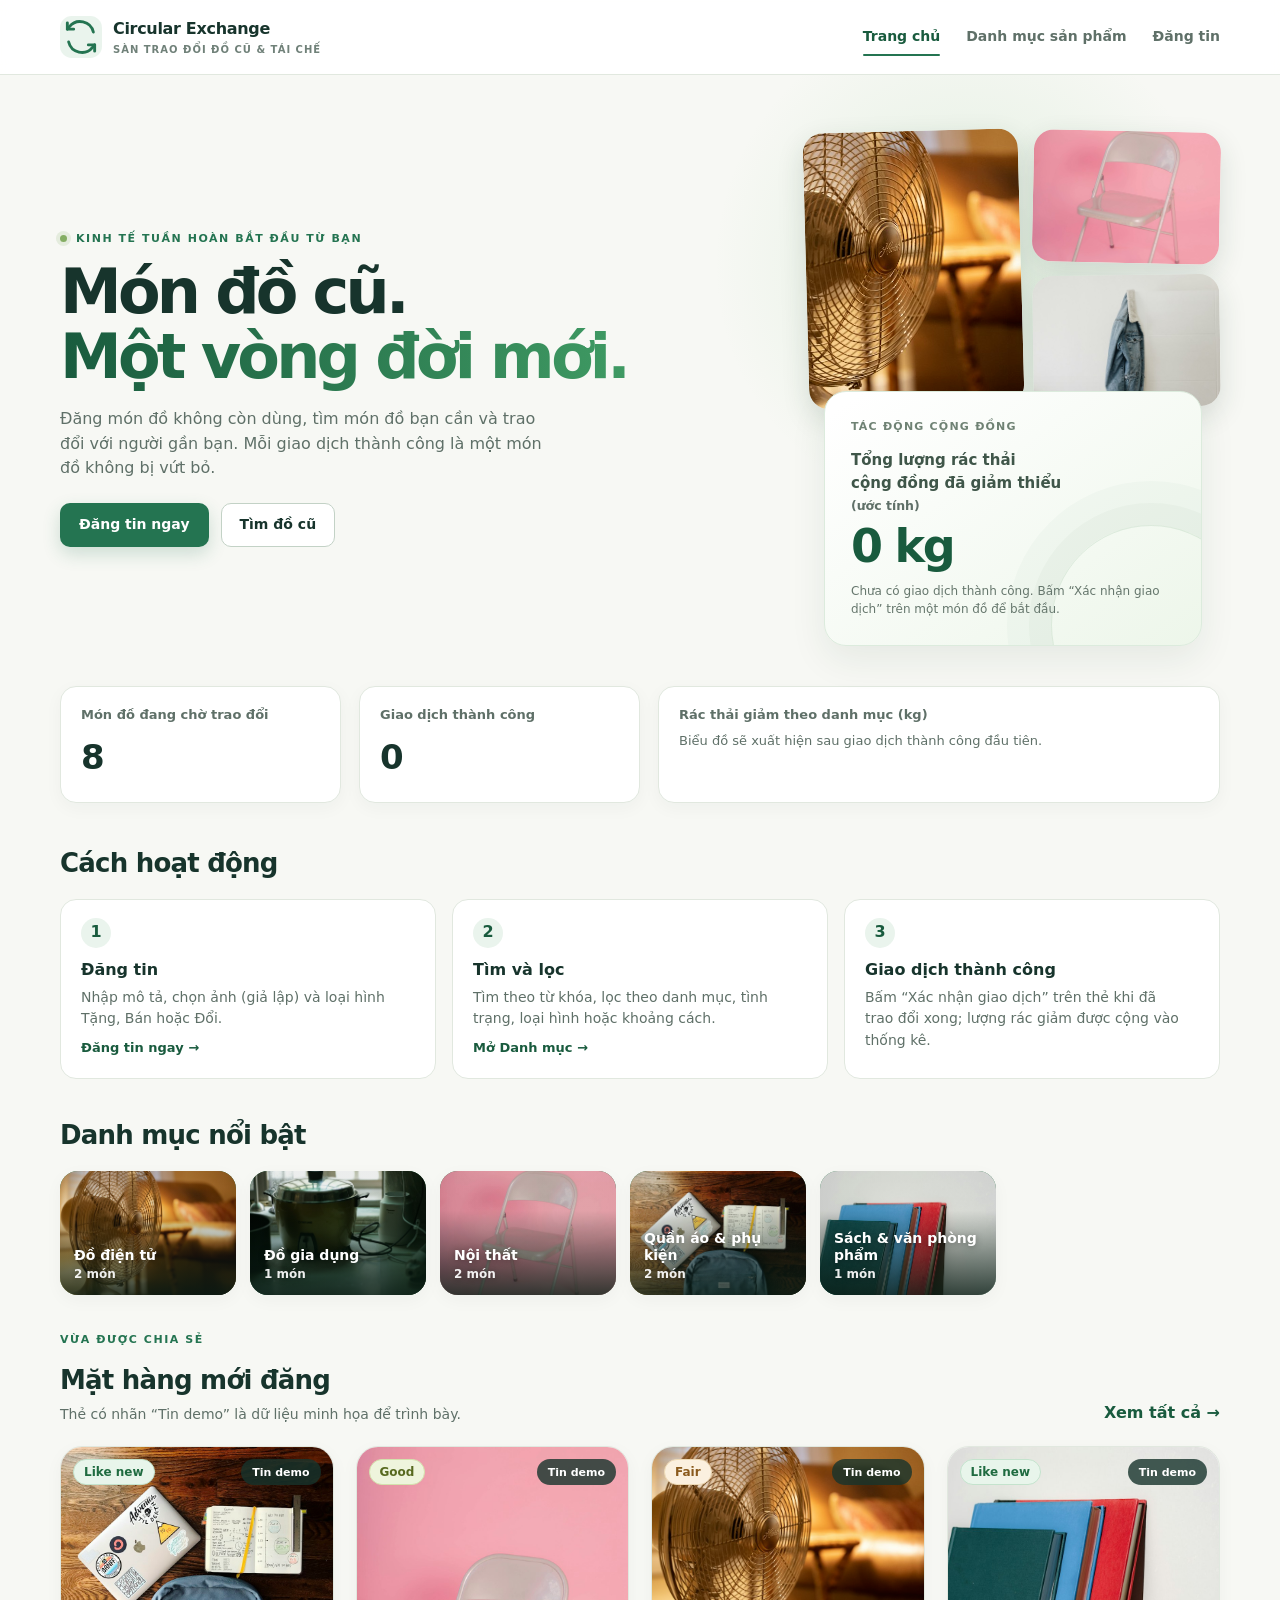
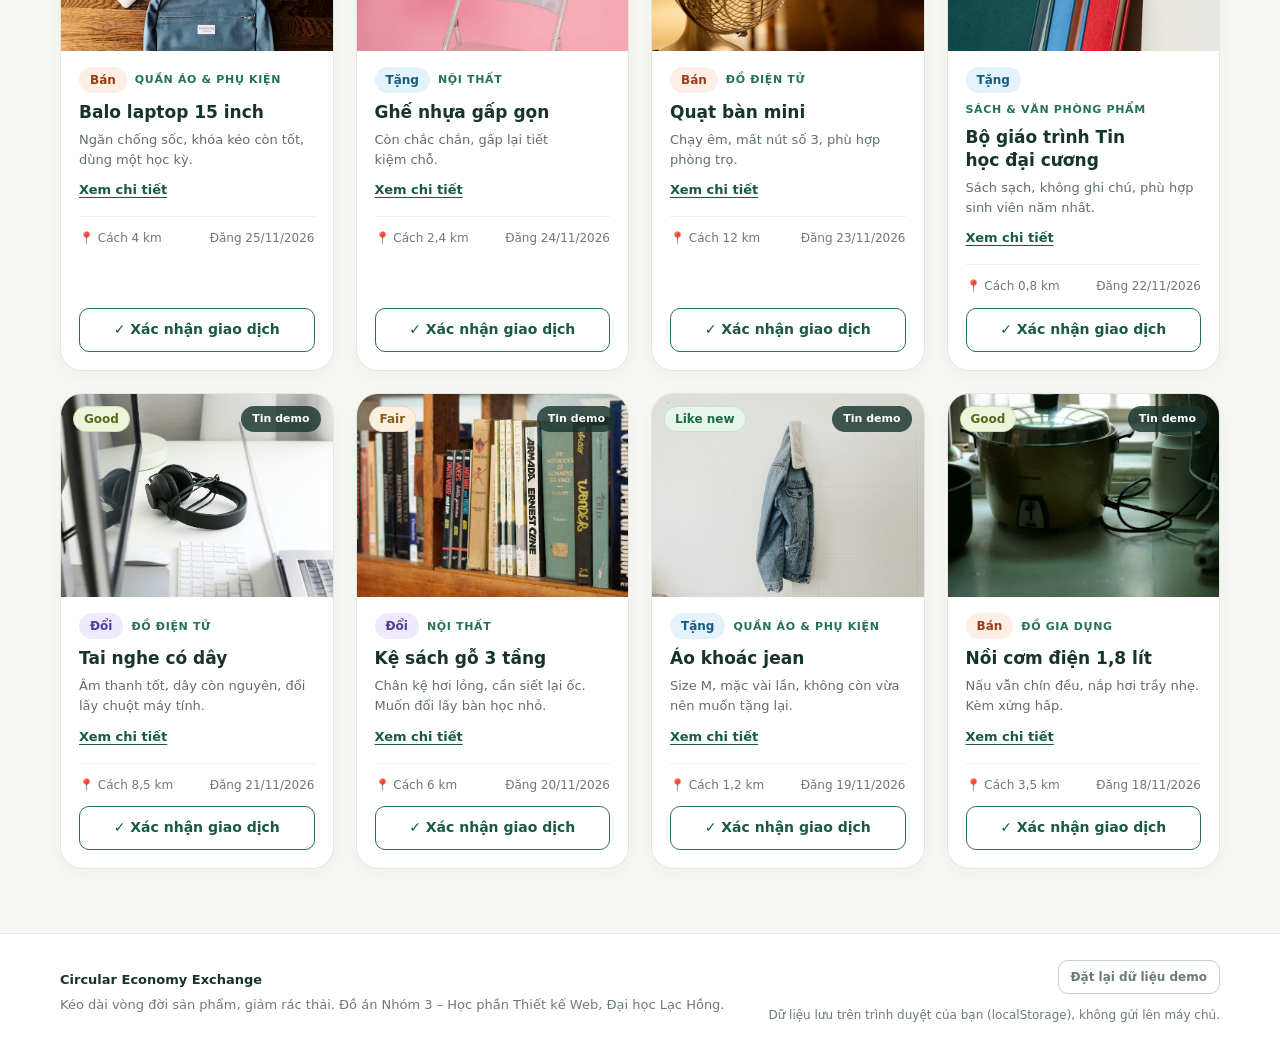
<file: index.html>
<!doctype html>
<html lang="vi">
<head>
  <meta charset="utf-8">
  <meta name="viewport" content="width=device-width, initial-scale=1">
  <meta name="description" content="Sàn trao đổi đồ cũ và tái chế: đăng, tìm và trao đổi đồ đã qua sử dụng để giảm rác thải.">
  <title>Trang chủ | Circular Economy Exchange</title>
  <link rel="icon" href="./assets/images/logo.svg" type="image/svg+xml">
  <link rel="stylesheet" href="./css/styles.css?v=20261127c">
  <link rel="stylesheet" href="./css/layout.css?v=20261127c">
  <link rel="stylesheet" href="./css/pages.css?v=20261127c">
  <script defer src="./js/data.js?v=20261127c"></script>
  <script defer src="./js/logic/filter.js?v=20261127c"></script>
  <script defer src="./js/logic/listing.js?v=20261127c"></script>
  <script defer src="./js/logic/waste.js?v=20261127c"></script>
  <script defer src="./js/logic/store.js?v=20261127c"></script>
  <script defer src="./js/ui/components.js?v=20261127c"></script>
  <script defer src="./js/ui/home.js?v=20261127c"></script>
</head>
<body>
  <a class="skip-link" href="#main-content">Chuyển đến nội dung chính</a>

  <header class="site-header">
    <div class="site-header__inner page-shell">
      <a class="brand" href="./index.html" aria-label="Circular Economy Exchange - về Trang chủ">
        <img class="brand__logo" src="./assets/images/logo.svg" alt="" width="42" height="42">
        <span class="brand__text">
          <strong>Circular Exchange</strong>
          <span>SÀN TRAO ĐỔI ĐỒ CŨ &amp; TÁI CHẾ</span>
        </span>
      </a>
      <nav class="site-nav" aria-label="Điều hướng chính">
        <a class="site-nav__link site-nav__link--active" href="./index.html" aria-current="page">Trang chủ</a>
        <a class="site-nav__link" href="./category.html">Danh mục sản phẩm</a>
        <a class="site-nav__link" href="./post.html">Đăng tin</a>
      </nav>
    </div>
  </header>

  <main id="main-content" class="page-shell">
    <section class="hero" aria-labelledby="hero-title">
      <div class="hero__copy">
        <p class="eyebrow"><span class="eyebrow__dot" aria-hidden="true"></span> KINH TẾ TUẦN HOÀN BẮT ĐẦU TỪ BẠN</p>
        <h1 id="hero-title">Món đồ cũ.<br><span>Một vòng đời mới.</span></h1>
        <p class="hero__description">
          Đăng món đồ không còn dùng, tìm món đồ bạn cần và trao đổi với người gần bạn.
          Mỗi giao dịch thành công là một món đồ không bị vứt bỏ.
        </p>
        <div class="hero__actions">
          <a class="btn btn--primary" href="./post.html">Đăng tin ngay</a>
          <a class="btn btn--ghost" href="./category.html">Tìm đồ cũ</a>
        </div>
      </div>

      <div class="hero__visual">
        <div class="hero__gallery" aria-hidden="true">
          <img class="hero__photo hero__photo--a" src="./assets/images/products/demo_6-quat-ban.jpg" alt="" width="800" height="533" decoding="async">
          <img class="hero__photo hero__photo--b" src="./assets/images/products/demo_7-ghe-gap.jpg" alt="" width="800" height="533" decoding="async">
          <img class="hero__photo hero__photo--c" src="./assets/images/products/demo_2-ao-khoac-jean.jpg" alt="" width="800" height="533" decoding="async">
        </div>
        <aside class="impact-card" aria-labelledby="impact-title">
          <p class="impact-card__tag">TÁC ĐỘNG CỘNG ĐỒNG</p>
          <h2 id="impact-title" class="impact-card__label">Tổng lượng rác thải cộng đồng đã giảm thiểu <small>(ước tính)</small></h2>
          <p class="impact-card__value" id="stat-waste" aria-live="polite">0 kg</p>
          <p class="impact-card__note" id="stat-waste-note"></p>
        </aside>
      </div>
    </section>

    <section class="stats" aria-labelledby="stats-title">
      <h2 id="stats-title" class="visually-hidden">Thống kê nhanh</h2>
      <article class="stat-card">
        <p class="stat-card__label">Món đồ đang chờ trao đổi</p>
        <p class="stat-card__value" id="stat-available" aria-live="polite">0</p>
      </article>
      <article class="stat-card">
        <p class="stat-card__label">Giao dịch thành công</p>
        <p class="stat-card__value" id="stat-transactions" aria-live="polite">0</p>
      </article>
      <article class="stat-card stat-card--wide">
        <h3 class="stat-card__label">Rác thải giảm theo danh mục (kg)</h3>
        <ul class="breakdown" id="waste-breakdown"></ul>
      </article>
    </section>

    <section class="how-it-works" aria-labelledby="how-title">
      <h2 id="how-title" class="section-title">Cách hoạt động</h2>
      <ol class="how-it-works__steps">
        <li class="how-step">
          <span class="how-step__number" aria-hidden="true">1</span>
          <h3>Đăng tin</h3>
          <p>Nhập mô tả, chọn ảnh (giả lập) và loại hình Tặng, Bán hoặc Đổi.</p>
          <a href="./post.html">Đăng tin ngay →</a>
        </li>
        <li class="how-step">
          <span class="how-step__number" aria-hidden="true">2</span>
          <h3>Tìm và lọc</h3>
          <p>Tìm theo từ khóa, lọc theo danh mục, tình trạng, loại hình hoặc khoảng cách.</p>
          <a href="./category.html">Mở Danh mục →</a>
        </li>
        <li class="how-step">
          <span class="how-step__number" aria-hidden="true">3</span>
          <h3>Giao dịch thành công</h3>
          <p>Bấm “Xác nhận giao dịch” trên thẻ khi đã trao đổi xong; lượng rác giảm được cộng vào thống kê.</p>
        </li>
      </ol>
    </section>

    <section class="quick-categories" aria-labelledby="cat-title">
      <h2 id="cat-title" class="section-title">Danh mục nổi bật</h2>
      <ul class="chip-list" id="category-links"></ul>
    </section>

    <section id="new-items" class="products-section" aria-labelledby="products-title">
      <div class="section-heading">
        <div>
          <p class="eyebrow">VỪA ĐƯỢC CHIA SẺ</p>
          <h2 id="products-title" class="section-title">Mặt hàng mới đăng</h2>
          <p class="section-heading__description">Thẻ có nhãn “Tin demo” là dữ liệu minh họa để trình bày.</p>
        </div>
        <a class="section-heading__link" href="./category.html">Xem tất cả →</a>
      </div>
      <div id="latest-products" class="product-grid" role="list" aria-label="Các mặt hàng mới đăng" aria-live="polite"></div>
    </section>
  </main>

  <footer class="site-footer">
    <div class="page-shell site-footer__inner">
      <div>
        <strong>Circular Economy Exchange</strong>
        <p>Kéo dài vòng đời sản phẩm, giảm rác thải. Đồ án Nhóm 3 – Học phần Thiết kế Web, Đại học Lạc Hồng.</p>
      </div>
      <div class="site-footer__side">
        <button type="button" id="reset-demo" class="btn btn--small">Đặt lại dữ liệu demo</button>
        <p class="site-footer__note">Dữ liệu lưu trên trình duyệt của bạn (localStorage), không gửi lên máy chủ.</p>
      </div>
    </div>
  </footer>
</body>
</html>
</file>
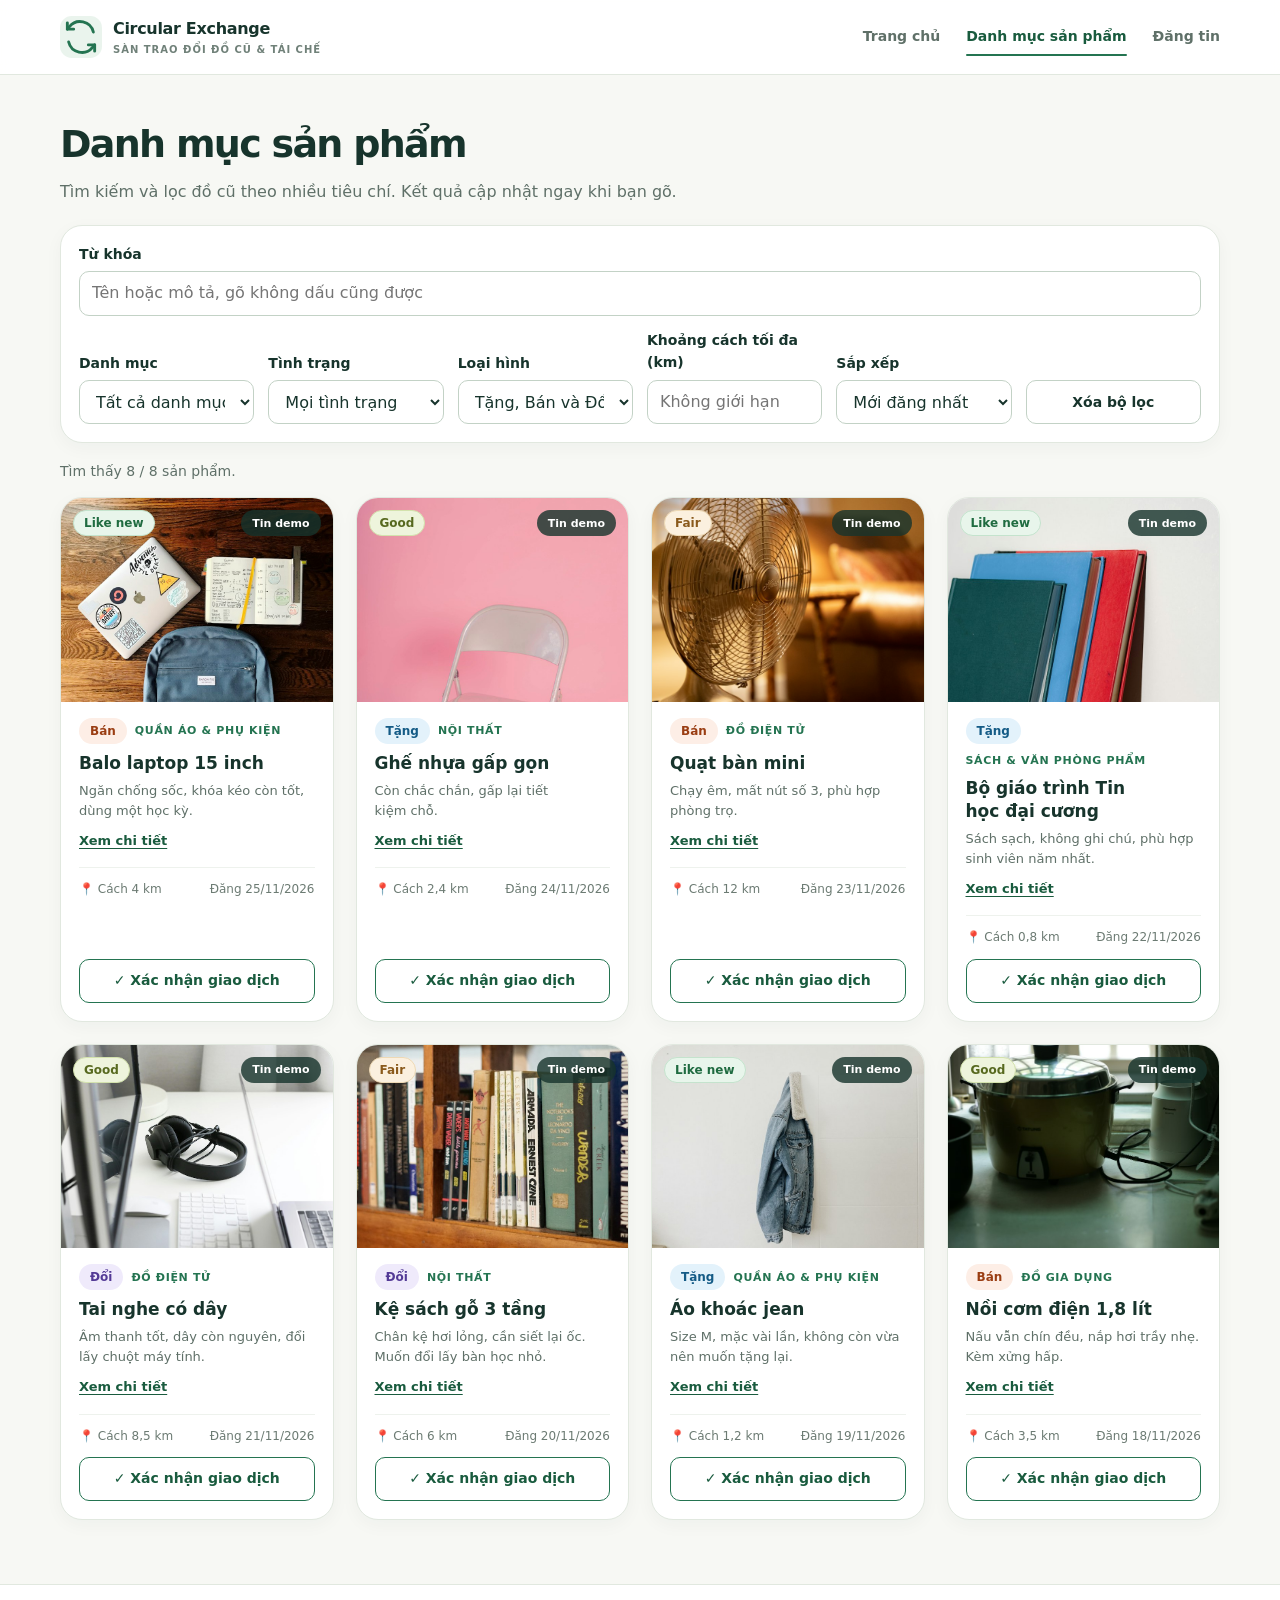
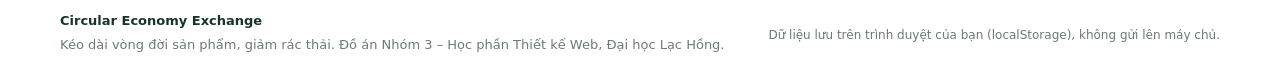
<file: category.html>
<!doctype html>
<html lang="vi">
<head>
  <meta charset="utf-8">
  <meta name="viewport" content="width=device-width, initial-scale=1">
  <meta name="description" content="Tìm kiếm và lọc đồ cũ theo danh mục, tình trạng, loại hình trao đổi và khoảng cách.">
  <title>Danh mục sản phẩm | Circular Economy Exchange</title>
  <link rel="icon" href="./assets/images/logo.svg" type="image/svg+xml">
  <link rel="stylesheet" href="./css/styles.css?v=20261127c">
  <link rel="stylesheet" href="./css/layout.css?v=20261127c">
  <link rel="stylesheet" href="./css/pages.css?v=20261127c">
  <script defer src="./js/data.js?v=20261127c"></script>
  <script defer src="./js/logic/filter.js?v=20261127c"></script>
  <script defer src="./js/logic/listing.js?v=20261127c"></script>
  <script defer src="./js/logic/waste.js?v=20261127c"></script>
  <script defer src="./js/logic/store.js?v=20261127c"></script>
  <script defer src="./js/ui/components.js?v=20261127c"></script>
  <script defer src="./js/ui/category.js?v=20261127c"></script>
</head>
<body>
  <a class="skip-link" href="#main-content">Chuyển đến nội dung chính</a>

  <header class="site-header">
    <div class="site-header__inner page-shell">
      <a class="brand" href="./index.html" aria-label="Circular Economy Exchange - về Trang chủ">
        <img class="brand__logo" src="./assets/images/logo.svg" alt="" width="42" height="42">
        <span class="brand__text">
          <strong>Circular Exchange</strong>
          <span>SÀN TRAO ĐỔI ĐỒ CŨ &amp; TÁI CHẾ</span>
        </span>
      </a>
      <nav class="site-nav" aria-label="Điều hướng chính">
        <a class="site-nav__link" href="./index.html">Trang chủ</a>
        <a class="site-nav__link site-nav__link--active" href="./category.html" aria-current="page">Danh mục sản phẩm</a>
        <a class="site-nav__link" href="./post.html">Đăng tin</a>
      </nav>
    </div>
  </header>

  <main id="main-content" class="page-shell">
    <section class="page-heading" aria-labelledby="page-title">
      <h1 id="page-title" class="page-title">Danh mục sản phẩm</h1>
      <p class="page-intro">Tìm kiếm và lọc đồ cũ theo nhiều tiêu chí. Kết quả cập nhật ngay khi bạn gõ.</p>
    </section>

    <section aria-label="Tìm kiếm và bộ lọc">
      <form id="filter-form" class="filters" role="search">
        <label class="field filters__search">
          <span class="field__label">Từ khóa</span>
          <input type="search" id="search-input" placeholder="Tên hoặc mô tả, gõ không dấu cũng được" autocomplete="off">
        </label>
        <label class="field">
          <span class="field__label">Danh mục</span>
          <select id="category-select"><option value="">Tất cả danh mục</option></select>
        </label>
        <label class="field">
          <span class="field__label">Tình trạng</span>
          <select id="condition-select"><option value="">Mọi tình trạng</option></select>
        </label>
        <label class="field">
          <span class="field__label">Loại hình</span>
          <select id="exchange-select"><option value="">Tặng, Bán và Đổi</option></select>
        </label>
        <label class="field">
          <span class="field__label" id="distance-label">Khoảng cách tối đa</span>
          <input type="number" id="distance-input" min="0" step="any" inputmode="decimal" placeholder="Không giới hạn">
        </label>
        <label class="field">
          <span class="field__label">Sắp xếp</span>
          <select id="sort-select">
            <option value="newest">Mới đăng nhất</option>
            <option value="nearest">Gần tôi nhất</option>
          </select>
        </label>
        <div class="filters__actions">
          <button type="reset" class="btn btn--ghost">Xóa bộ lọc</button>
        </div>
      </form>
    </section>

    <section class="products-section" aria-labelledby="result-title">
      <h2 id="result-title" class="visually-hidden">Kết quả</h2>
      <p id="result-status" class="result-status" role="status" aria-live="polite"></p>
      <div id="product-grid" class="product-grid" role="list" aria-label="Kết quả tìm kiếm"></div>
    </section>
  </main>

  <footer class="site-footer">
    <div class="page-shell site-footer__inner">
      <div>
        <strong>Circular Economy Exchange</strong>
        <p>Kéo dài vòng đời sản phẩm, giảm rác thải. Đồ án Nhóm 3 – Học phần Thiết kế Web, Đại học Lạc Hồng.</p>
      </div>
      <div class="site-footer__side">
        <p class="site-footer__note">Dữ liệu lưu trên trình duyệt của bạn (localStorage), không gửi lên máy chủ.</p>
      </div>
    </div>
  </footer>
</body>
</html>
</file>
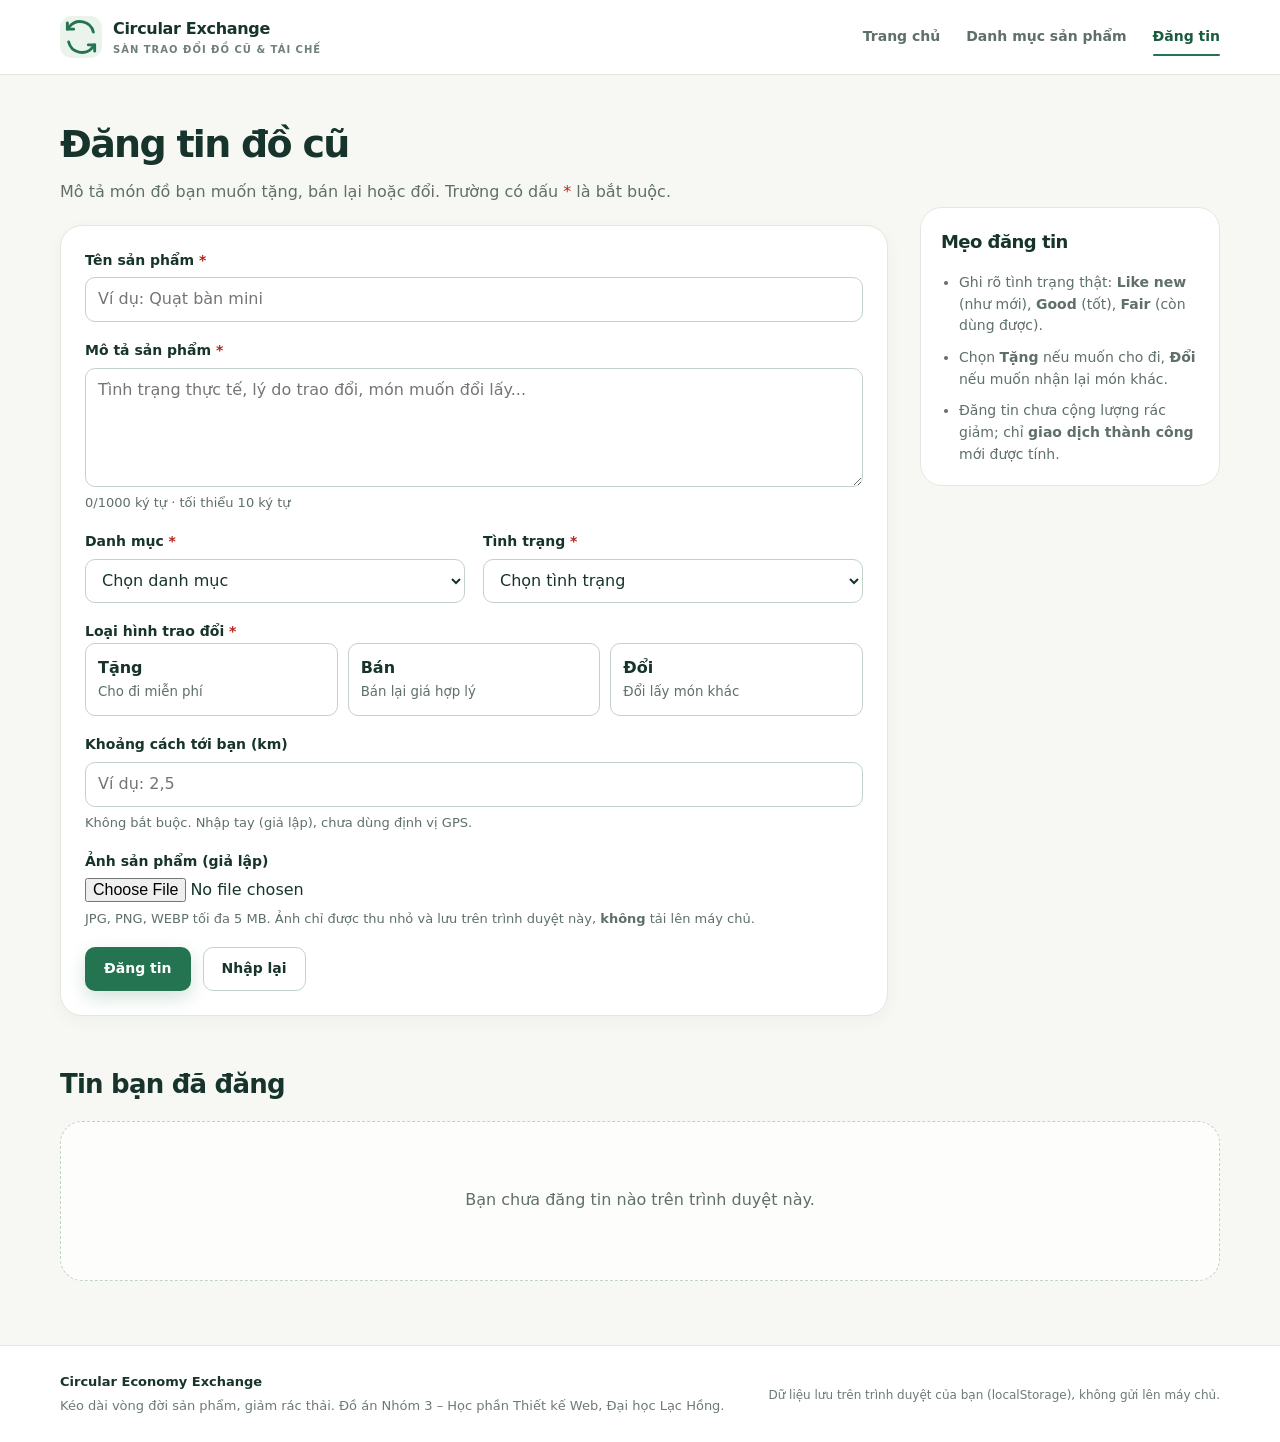
<file: post.html>
<!doctype html>
<html lang="vi">
<head>
  <meta charset="utf-8">
  <meta name="viewport" content="width=device-width, initial-scale=1">
  <meta name="description" content="Đăng tin đồ cũ muốn tặng, bán hoặc đổi.">
  <title>Đăng tin | Circular Economy Exchange</title>
  <link rel="icon" href="./assets/images/logo.svg" type="image/svg+xml">
  <link rel="stylesheet" href="./css/styles.css?v=20261127c">
  <link rel="stylesheet" href="./css/layout.css?v=20261127c">
  <link rel="stylesheet" href="./css/pages.css?v=20261127c">
  <script defer src="./js/data.js?v=20261127c"></script>
  <script defer src="./js/logic/filter.js?v=20261127c"></script>
  <script defer src="./js/logic/listing.js?v=20261127c"></script>
  <script defer src="./js/logic/waste.js?v=20261127c"></script>
  <script defer src="./js/logic/store.js?v=20261127c"></script>
  <script defer src="./js/ui/components.js?v=20261127c"></script>
  <script defer src="./js/ui/post.js?v=20261127c"></script>
</head>
<body>
  <a class="skip-link" href="#main-content">Chuyển đến nội dung chính</a>

  <header class="site-header">
    <div class="site-header__inner page-shell">
      <a class="brand" href="./index.html" aria-label="Circular Economy Exchange - về Trang chủ">
        <img class="brand__logo" src="./assets/images/logo.svg" alt="" width="42" height="42">
        <span class="brand__text">
          <strong>Circular Exchange</strong>
          <span>SÀN TRAO ĐỔI ĐỒ CŨ &amp; TÁI CHẾ</span>
        </span>
      </a>
      <nav class="site-nav" aria-label="Điều hướng chính">
        <a class="site-nav__link" href="./index.html">Trang chủ</a>
        <a class="site-nav__link" href="./category.html">Danh mục sản phẩm</a>
        <a class="site-nav__link site-nav__link--active" href="./post.html" aria-current="page">Đăng tin</a>
      </nav>
    </div>
  </header>

  <main id="main-content" class="page-shell post-layout">
    <section class="post-main" aria-labelledby="page-title">
      <h1 id="page-title" class="page-title">Đăng tin đồ cũ</h1>
      <p class="page-intro">Mô tả món đồ bạn muốn tặng, bán lại hoặc đổi. Trường có dấu <span class="required" aria-hidden="true">*</span> là bắt buộc.</p>

      <form id="listing-form" class="form-card" novalidate>
        <div class="field">
          <label class="field__label" for="title">Tên sản phẩm <span class="required" aria-hidden="true">*</span></label>
          <input id="title" name="title" type="text" maxlength="120" autocomplete="off" required aria-describedby="title-error" placeholder="Ví dụ: Quạt bàn mini">
          <p class="field__error" id="title-error" role="alert"></p>
        </div>

        <div class="field">
          <label class="field__label" for="description">Mô tả sản phẩm <span class="required" aria-hidden="true">*</span></label>
          <textarea id="description" name="description" rows="4" maxlength="1000" required aria-describedby="description-hint description-error" placeholder="Tình trạng thực tế, lý do trao đổi, món muốn đổi lấy..."></textarea>
          <p class="field__hint" id="description-hint"><span id="description-count">0</span>/1000 ký tự · tối thiểu 10 ký tự</p>
          <p class="field__error" id="description-error" role="alert"></p>
        </div>

        <div class="form-row">
          <div class="field">
            <label class="field__label" for="category">Danh mục <span class="required" aria-hidden="true">*</span></label>
            <select id="category" name="category" required aria-describedby="category-error">
              <option value="">Chọn danh mục</option>
            </select>
            <p class="field__error" id="category-error" role="alert"></p>
          </div>
          <div class="field">
            <label class="field__label" for="condition">Tình trạng <span class="required" aria-hidden="true">*</span></label>
            <select id="condition" name="condition" required aria-describedby="condition-error">
              <option value="">Chọn tình trạng</option>
            </select>
            <p class="field__error" id="condition-error" role="alert"></p>
          </div>
        </div>

        <fieldset class="field" id="exchange-group" aria-describedby="exchange-error">
          <legend class="field__label">Loại hình trao đổi <span class="required" aria-hidden="true">*</span></legend>
          <div class="choices">
            <label class="choice">
              <input type="radio" id="exchange-give" name="exchangeType" value="Give">
              <span class="choice__body"><strong>Tặng</strong><small>Cho đi miễn phí</small></span>
            </label>
            <label class="choice">
              <input type="radio" name="exchangeType" value="Sell">
              <span class="choice__body"><strong>Bán</strong><small>Bán lại giá hợp lý</small></span>
            </label>
            <label class="choice">
              <input type="radio" name="exchangeType" value="Exchange">
              <span class="choice__body"><strong>Đổi</strong><small>Đổi lấy món khác</small></span>
            </label>
          </div>
          <p class="field__error" id="exchange-error" role="alert"></p>
        </fieldset>

        <div class="field">
          <label class="field__label" for="distance">Khoảng cách tới bạn (<span id="distance-unit">km</span>)</label>
          <input id="distance" name="distance" type="number" min="0" step="any" inputmode="decimal" aria-describedby="distance-hint distance-error" placeholder="Ví dụ: 2,5">
          <p class="field__hint" id="distance-hint">Không bắt buộc. Nhập tay (giả lập), chưa dùng định vị GPS.</p>
          <p class="field__error" id="distance-error" role="alert"></p>
        </div>

        <div class="field">
          <label class="field__label" for="image">Ảnh sản phẩm (giả lập)</label>
          <input id="image" name="image" type="file" accept="image/*" aria-describedby="image-hint image-error">
          <div id="image-preview" class="image-preview" hidden>
            <img id="image-preview-img" alt="Xem trước ảnh đã chọn">
            <div>
              <p id="image-name" class="image-preview__name"></p>
              <button type="button" id="image-clear" class="link-button">Bỏ ảnh</button>
            </div>
          </div>
          <p class="field__hint" id="image-hint">JPG, PNG, WEBP tối đa 5 MB. Ảnh chỉ được thu nhỏ và lưu trên trình duyệt này, <strong>không</strong> tải lên máy chủ.</p>
          <p class="field__error" id="image-error" role="alert"></p>
        </div>

        <div class="form-actions">
          <button type="submit" class="btn btn--primary">Đăng tin</button>
          <button type="reset" class="btn btn--ghost">Nhập lại</button>
        </div>
      </form>

      <section id="result" class="result-card" tabindex="-1" hidden aria-labelledby="result-title">
        <h2 id="result-title">🎉 Đăng tin thành công</h2>
        <p id="result-text"></p>
        <div id="result-card" class="product-grid product-grid--single" role="list" aria-label="Tin vừa đăng"></div>
        <p class="result-card__links"><a href="./index.html">Xem trên Trang chủ</a> · <a href="./category.html">Xem trong Danh mục</a></p>
      </section>
    </section>

    <aside class="post-side" aria-labelledby="tips-title">
      <h2 id="tips-title" class="section-title">Mẹo đăng tin</h2>
      <ul class="tips">
        <li>Ghi rõ tình trạng thật: <strong>Like new</strong> (như mới), <strong>Good</strong> (tốt), <strong>Fair</strong> (còn dùng được).</li>
        <li>Chọn <strong>Tặng</strong> nếu muốn cho đi, <strong>Đổi</strong> nếu muốn nhận lại món khác.</li>
        <li>Đăng tin chưa cộng lượng rác giảm; chỉ <strong>giao dịch thành công</strong> mới được tính.</li>
      </ul>
    </aside>

    <section class="my-listings" aria-labelledby="mine-title">
      <h2 id="mine-title" class="section-title">Tin bạn đã đăng <span id="my-count"></span></h2>
      <div id="my-listings" class="product-grid" role="list" aria-label="Tin bạn đã đăng"></div>
    </section>
  </main>

  <footer class="site-footer">
    <div class="page-shell site-footer__inner">
      <div>
        <strong>Circular Economy Exchange</strong>
        <p>Kéo dài vòng đời sản phẩm, giảm rác thải. Đồ án Nhóm 3 – Học phần Thiết kế Web, Đại học Lạc Hồng.</p>
      </div>
      <div class="site-footer__side">
        <p class="site-footer__note">Dữ liệu lưu trên trình duyệt của bạn (localStorage), không gửi lên máy chủ.</p>
      </div>
    </div>
  </footer>
</body>
</html>
</file>
<file: css/styles.css>
/* =========================================================================
   styles.css — Biến màu (:root), nền tảng và thành phần dùng chung
   (nút, form, badges, Product Grid, thông báo).
   ========================================================================= */

:root {
  color-scheme: light;

  /* Màu */
  --color-ink: #17342c;
  --color-muted: #5f7068;
  --color-primary: #247451;
  --color-primary-dark: #195b3e;
  --color-primary-soft: #eaf4ed;
  --color-canvas: #f7f8f4;
  --color-surface: #ffffff;
  --color-border: #e1e8df;
  --color-border-strong: #c3d2c6;
  --color-danger: #b3261e;
  --color-danger-soft: #fdecea;

  /* Badges */
  --badge-like-new-bg: #e8f5eb;  --badge-like-new-fg: #1f6b40;  --badge-like-new-bd: #c4e3cd;
  --badge-good-bg: #eef4dc;      --badge-good-fg: #57691f;      --badge-good-bd: #d3e2ad;
  --badge-fair-bg: #fbf0df;      --badge-fair-fg: #8a5a1c;      --badge-fair-bd: #eed9b5;
  --badge-give-bg: #e3f2fb;      --badge-give-fg: #145b86;
  --badge-sell-bg: #fdeee6;      --badge-sell-fg: #9a3d12;
  --badge-exchange-bg: #efeafb;  --badge-exchange-fg: #533a96;

  /* Kích thước, bóng, chữ */
  --radius-sm: 10px;
  --radius-md: 16px;
  --radius-card: 22px;
  --shadow-card: 0 14px 36px rgba(25, 59, 43, 0.08);
  --shadow-soft: 0 5px 18px rgba(25, 59, 43, 0.04);
  --font-sans: Inter, ui-sans-serif, system-ui, -apple-system, BlinkMacSystemFont, "Segoe UI", Roboto, sans-serif;
  --page-width: 1160px;
}

/* ---------- Nền tảng ---------- */

*,
*::before,
*::after {
  box-sizing: border-box;
}

html {
  scroll-behavior: smooth;
}

body {
  margin: 0;
  min-height: 100vh;
  display: flex;
  flex-direction: column;
  background: var(--color-canvas);
  color: var(--color-ink);
  font-family: var(--font-sans);
  line-height: 1.55;
  -webkit-font-smoothing: antialiased;
}

main {
  flex: 1;
}

img {
  max-width: 100%;
  display: block;
}

a {
  color: inherit;
}

button,
input,
select,
textarea {
  font: inherit;
  color: inherit;
}

:focus-visible {
  outline: 3px solid #6fa98a;
  outline-offset: 3px;
}

.visually-hidden {
  position: absolute;
  width: 1px;
  height: 1px;
  overflow: hidden;
  clip: rect(0 0 0 0);
  white-space: nowrap;
}

.section-title {
  margin: 0 0 16px;
  font-size: clamp(20px, 2.4vw, 26px);
  font-weight: 800;
  letter-spacing: -0.03em;
}

.eyebrow {
  display: flex;
  align-items: center;
  gap: 9px;
  margin: 0 0 12px;
  color: var(--color-primary);
  font-size: 11px;
  font-weight: 800;
  letter-spacing: 0.14em;
}

.eyebrow__dot {
  width: 7px;
  height: 7px;
  border-radius: 50%;
  background: #84ad63;
  box-shadow: 0 0 0 4px rgba(132, 173, 99, 0.16);
}

/* ---------- Nút ---------- */

.btn {
  display: inline-flex;
  min-height: 44px;
  align-items: center;
  justify-content: center;
  gap: 8px;
  border: 1px solid transparent;
  border-radius: var(--radius-sm);
  padding: 0 18px;
  font-size: 14px;
  font-weight: 700;
  text-decoration: none;
  cursor: pointer;
  transition: background 160ms ease, color 160ms ease, transform 160ms ease, border-color 160ms ease;
}

.btn:active {
  transform: translateY(1px);
}

.btn--primary {
  background: var(--color-primary);
  color: #fff;
  box-shadow: 0 7px 18px rgba(36, 116, 81, 0.2);
}

.btn--primary:hover {
  background: var(--color-primary-dark);
}

.btn--ghost {
  border-color: var(--color-border-strong);
  background: var(--color-surface);
  color: var(--color-ink);
}

.btn--ghost:hover {
  border-color: var(--color-primary);
  color: var(--color-primary-dark);
}

.btn--outline {
  border-color: var(--color-primary);
  background: var(--color-surface);
  color: var(--color-primary-dark);
}

.btn--outline:hover {
  background: var(--color-primary);
  color: #fff;
}

.btn--block {
  width: 100%;
}

.btn--small {
  min-height: 34px;
  padding: 0 12px;
  font-size: 12px;
  border-color: var(--color-border-strong);
  background: var(--color-surface);
}

.link-button {
  border: 0;
  background: none;
  padding: 0;
  color: var(--color-primary-dark);
  font-weight: 700;
  text-decoration: underline;
  cursor: pointer;
}

/* ---------- Form ---------- */

.field {
  display: flex;
  min-width: 0;
  flex-direction: column;
  gap: 6px;
  margin: 0;
  padding: 0;
  border: 0;
}

.field__label {
  padding: 0;
  font-size: 14px;
  font-weight: 700;
}

.field input:not([type="radio"]):not([type="file"]),
.field select,
.field textarea {
  width: 100%;
  min-height: 44px;
  border: 1px solid var(--color-border-strong);
  border-radius: var(--radius-sm);
  background: var(--color-surface);
  padding: 9px 12px;
  transition: border-color 160ms ease, box-shadow 160ms ease;
}

.field textarea {
  min-height: 110px;
  resize: vertical;
}

.field input:focus,
.field select:focus,
.field textarea:focus {
  border-color: var(--color-primary);
  box-shadow: 0 0 0 3px rgba(36, 116, 81, 0.14);
  outline: none;
}

.field input[type="file"] {
  max-width: 100%;
}

.field [aria-invalid="true"] {
  border-color: var(--color-danger) !important;
  background: var(--color-danger-soft) !important;
}

.field__hint {
  margin: 0;
  color: var(--color-muted);
  font-size: 13px;
}

.field__error {
  margin: 0;
  color: var(--color-danger);
  font-size: 13px;
  font-weight: 650;
}

.field__error:empty {
  display: none;
}

.field__error::before {
  content: "⚠ ";
}

.required {
  color: var(--color-danger);
}

/* ---------- Badges ---------- */

.badge {
  display: inline-flex;
  min-height: 26px;
  align-items: center;
  border: 1px solid transparent;
  border-radius: 999px;
  padding: 4px 10px;
  font-size: 12px;
  font-weight: 750;
  line-height: 1;
  white-space: nowrap;
}

.badge--like-new { border-color: var(--badge-like-new-bd); background: var(--badge-like-new-bg); color: var(--badge-like-new-fg); }
.badge--good     { border-color: var(--badge-good-bd);     background: var(--badge-good-bg);     color: var(--badge-good-fg); }
.badge--fair     { border-color: var(--badge-fair-bd);     background: var(--badge-fair-bg);     color: var(--badge-fair-fg); }
.badge--give     { background: var(--badge-give-bg);     color: var(--badge-give-fg); }
.badge--sell     { background: var(--badge-sell-bg);     color: var(--badge-sell-fg); }
.badge--exchange { background: var(--badge-exchange-bg); color: var(--badge-exchange-fg); }
.badge--demo     { background: rgba(23, 52, 44, 0.8);    color: #fff; font-size: 11px; }

/* ---------- Product Grid ---------- */

.product-grid {
  display: grid;
  grid-template-columns: repeat(auto-fill, minmax(260px, 1fr));
  gap: 22px;
  align-items: stretch;
}

.product-grid--single {
  grid-template-columns: minmax(0, 360px);
}

.product-card {
  display: flex;
  min-width: 0;
  flex-direction: column;
  overflow: hidden;
  border: 1px solid var(--color-border);
  border-radius: var(--radius-card);
  background: var(--color-surface);
  box-shadow: var(--shadow-soft);
  transition: transform 180ms ease, box-shadow 180ms ease;
}

.product-card:hover {
  transform: translateY(-4px);
  box-shadow: var(--shadow-card);
}

.product-card__media {
  position: relative;
  display: grid;
  aspect-ratio: 4 / 3;
  overflow: hidden;
  place-items: center;
  background:
    radial-gradient(circle at 78% 22%, rgba(214, 237, 134, 0.4), transparent 32%),
    linear-gradient(140deg, #edf4e9, #e3ede6);
}

.product-card__image {
  width: 100%;
  height: 100%;
  object-fit: cover;
}

.product-card__fallback svg {
  width: 60px;
  height: 60px;
  fill: none;
  stroke: #65917b;
  stroke-width: 2.5;
  stroke-linecap: round;
  stroke-linejoin: round;
}

.product-card__badges {
  position: absolute;
  top: 12px;
  right: 12px;
  left: 12px;
  display: flex;
  flex-wrap: wrap;
  justify-content: space-between;
  gap: 6px;
}

.product-card__body {
  display: flex;
  flex: 1;
  flex-direction: column;
  padding: 16px 18px 18px;
}

.product-card__tags {
  display: flex;
  flex-wrap: wrap;
  align-items: center;
  gap: 8px;
  margin-bottom: 8px;
}

.product-card__category {
  color: var(--color-primary);
  font-size: 11px;
  font-weight: 750;
  letter-spacing: 0.06em;
  text-transform: uppercase;
}

.product-card__title {
  margin: 0;
  font-size: 17px;
  font-weight: 750;
  line-height: 1.35;
  overflow-wrap: anywhere;
}

.product-card__description {
  display: -webkit-box;
  overflow: hidden;
  margin: 6px 0 0;
  color: var(--color-muted);
  font-size: 13px;
  -webkit-box-orient: vertical;
  -webkit-line-clamp: 2;
}

.product-card__meta {
  display: flex;
  flex-wrap: wrap;
  justify-content: space-between;
  gap: 4px 12px;
  margin: auto 0 0;
  padding: 12px 0 0;
  list-style: none;
  border-top: 1px solid #eef2ed;
  color: #6c7b73;
  font-size: 12px;
}

.product-card__body > .product-card__meta {
  margin-top: 14px;
}

.product-card__action {
  margin-top: 12px;
}

.product-card__done {
  margin: 0;
  border-radius: var(--radius-sm);
  background: var(--color-primary-soft);
  padding: 9px 12px;
  color: var(--color-primary-dark);
  font-size: 12px;
  font-weight: 700;
}

.grid-state {
  grid-column: 1 / -1;
  display: grid;
  min-height: 160px;
  margin: 0;
  padding: 24px;
  place-items: center;
  border: 1px dashed var(--color-border-strong);
  border-radius: var(--radius-card);
  background: rgba(255, 255, 255, 0.7);
  color: var(--color-muted);
  text-align: center;
}

/* ---------- Thông báo ngắn (toast) ---------- */

.toast {
  position: fixed;
  z-index: 50;
  right: 20px;
  bottom: 20px;
  left: 20px;
  max-width: 420px;
  margin-left: auto;
  border-radius: var(--radius-md);
  background: var(--color-ink);
  padding: 13px 16px;
  color: #fff;
  font-size: 14px;
  box-shadow: var(--shadow-card);
  opacity: 0;
  transform: translateY(12px);
  pointer-events: none;
  transition: opacity 200ms ease, transform 200ms ease;
}

.toast--show {
  opacity: 1;
  transform: translateY(0);
}

@media (max-width: 560px) {
  .product-grid {
    grid-template-columns: minmax(0, 1fr);
    gap: 16px;
  }
}

@media (prefers-reduced-motion: reduce) {
  *,
  *::before,
  *::after {
    scroll-behavior: auto !important;
    transition-duration: 0.01ms !important;
    animation-duration: 0.01ms !important;
  }
}

/* =========================================================================
   Nâng cấp giao diện (polish) — chỉ thêm hiệu ứng và chỉnh chi tiết, không đổi
   màu chủ đạo, logo hay bố cục. Hiệu ứng cuộn dùng animation-timeline (Chrome,
   Edge, Safari mới); trình duyệt chưa hỗ trợ thì bỏ qua, trang vẫn đầy đủ.
   ========================================================================= */

html {
  scroll-padding-top: 92px; /* tránh header dính che mất tiêu đề khi nhảy tới #new-items */
}

::selection {
  background: #cfe8d5;
  color: var(--color-ink);
}

h1,
h2,
h3 {
  text-wrap: balance;
}

p {
  text-wrap: pretty;
}

/* Nút: phản hồi khi nhấn */
.btn:active {
  transform: scale(0.98);
}

/* Thẻ sản phẩm: cao bằng nhau, nút luôn nằm đáy thẻ, ảnh phóng nhẹ khi rê chuột */
.product-card__body > .product-card__meta {
  margin-bottom: 12px;
}

.product-card__action,
.product-card__done {
  margin-top: auto;
}

.product-card__image {
  background: var(--color-primary-soft);
  transition: transform 520ms cubic-bezier(0.2, 0.7, 0.2, 1);
}

.product-card:hover .product-card__image {
  transform: scale(1.06);
}

.product-card:focus-within {
  border-color: var(--color-border-strong);
  box-shadow: var(--shadow-card);
}

/* Menu: gạch chân trượt khi rê chuột vào mục chưa chọn */
.site-nav__link:not(.site-nav__link--active)::after {
  position: absolute;
  right: 0;
  bottom: 0;
  left: 0;
  height: 2px;
  border-radius: 2px;
  background: currentColor;
  content: "";
  transform: scaleX(0);
  transform-origin: left;
  transition: transform 220ms ease;
}

.site-nav__link:not(.site-nav__link--active):hover::after,
.site-nav__link:not(.site-nav__link--active):focus-visible::after {
  transform: scaleX(1);
}

/* Trang chủ: chữ nhấn có dải xanh chuyển sắc, nền hero có vầng sáng nhẹ */
.hero {
  position: relative;
  isolation: isolate;
}

.hero::before {
  position: absolute;
  z-index: -1;
  top: 0;
  right: 0;
  width: min(560px, 80%);
  height: 420px;
  background: radial-gradient(circle at 55% 45%, rgba(123, 196, 127, 0.18), transparent 66%);
  content: "";
  pointer-events: none;
}

.hero h1 span {
  background: linear-gradient(90deg, var(--color-primary-dark), #3f9a63);
  -webkit-background-clip: text;
  background-clip: text;
  -webkit-text-fill-color: transparent;
}

/* Hiệu ứng theo cuộn trang */
@supports (animation-timeline: view()) {
  @keyframes cee-reveal {
    /* Chỉ dịch chuyển nhẹ, KHÔNG ẩn nội dung (opacity) để in/chụp/đọc bằng công cụ khác vẫn thấy đủ */
    from {
      transform: translateY(20px);
    }
    to {
      transform: none;
    }
  }

  @keyframes cee-header-shadow {
    from {
      box-shadow: 0 0 0 rgba(25, 59, 43, 0);
    }
    to {
      box-shadow: 0 8px 24px rgba(25, 59, 43, 0.08);
    }
  }

  .stat-card,
  .how-step,
  .section-heading,
  .product-card,
  .chip-list {
    animation: cee-reveal linear backwards;
    animation-timeline: view();
    animation-range: entry 0% entry 35%;
  }

  .site-header {
    animation: cee-header-shadow linear both;
    animation-timeline: scroll(root);
    animation-range: 0 90px;
  }
}

@media (prefers-reduced-motion: reduce) {
  .stat-card,
  .how-step,
  .section-heading,
  .product-card,
  .chip-list,
  .site-header {
    animation: none !important;
  }

  .product-card:hover .product-card__image {
    transform: none;
  }
}

/* =========================================================================
   Nâng cấp lần 2: hero có ảnh, thẻ danh mục có hình, hộp chi tiết món đồ,
   chuyển trang mượt.
   ========================================================================= */

/* ---------- Hero: mảng ảnh + thẻ tác động đè lên ---------- */

.hero__visual {
  position: relative;
  display: flex;
  min-width: 0;
  flex-direction: column;
}

.hero__gallery {
  display: grid;
  grid-template-columns: 1.15fr 1fr;
  grid-template-rows: repeat(2, 132px);
  gap: 12px;
}

.hero__photo {
  width: 100%;
  height: 100%;
  border-radius: 20px;
  object-fit: cover;
  box-shadow: 0 10px 28px rgba(25, 59, 43, 0.14);
}

.hero__photo--a {
  grid-row: 1 / span 2;
  transform: rotate(-1.5deg);
}

.hero__photo--b {
  transform: rotate(1.2deg);
}

.hero__photo--c {
  transform: rotate(-0.8deg);
}

.hero__visual .impact-card {
  z-index: 1;
  margin: -16px 18px 0;
}

/* ---------- Danh mục nổi bật: thẻ có hình ---------- */

.chip-list:has(.category-tile) {
  gap: 14px;
}

.chip.category-tile {
  position: relative;
  min-height: 0;
  align-items: flex-start;
  display: flex;
  width: 176px;
  height: 124px;
  flex-direction: column;
  justify-content: flex-end;
  overflow: hidden;
  border: 0;
  border-radius: 18px;
  background: linear-gradient(140deg, #2e7d4f, #1f5c3d);
  padding: 12px 14px;
  color: #fff;
  box-shadow: var(--shadow-soft);
  transition: transform 200ms ease, box-shadow 200ms ease;
}

.chip.category-tile:hover {
  background: linear-gradient(140deg, #2e7d4f, #1f5c3d);
  transform: translateY(-3px);
  box-shadow: var(--shadow-card);
}

.category-tile__image {
  position: absolute;
  inset: 0;
  width: 100%;
  height: 100%;
  object-fit: cover;
  transition: transform 500ms cubic-bezier(0.2, 0.7, 0.2, 1);
}

.category-tile:hover .category-tile__image {
  transform: scale(1.08);
}

.category-tile::after {
  position: absolute;
  inset: 0;
  background: linear-gradient(to top, rgba(10, 30, 22, 0.82), rgba(10, 30, 22, 0.08) 68%);
  content: "";
}

.category-tile__label,
.category-tile__count {
  position: relative;
  z-index: 1;
  text-shadow: 0 1px 6px rgba(0, 0, 0, 0.35);
}

.category-tile__label {
  font-size: 14px;
  font-weight: 750;
  line-height: 1.25;
}

.category-tile__count {
  font-size: 12px;
  font-weight: 600;
  opacity: 0.92;
}

/* ---------- Nút xem chi tiết trên thẻ ---------- */

.product-card {
  cursor: pointer;
}

.product-card__more {
  align-self: flex-start;
  margin: 8px 0 0;
  border: 0;
  background: none;
  padding: 2px 0;
  color: var(--color-primary-dark);
  font: inherit;
  font-size: 13px;
  font-weight: 700;
  text-decoration: underline;
  text-underline-offset: 3px;
  cursor: pointer;
}

.product-card__more:hover {
  color: var(--color-primary);
}

/* ---------- Hộp chi tiết món đồ ---------- */

body:has(dialog.detail[open]) {
  overflow: hidden;
}

.detail {
  width: min(560px, calc(100vw - 32px));
  max-height: calc(100dvh - 32px);
  overflow: auto;
  border: 0;
  border-radius: 24px;
  background: var(--color-surface);
  padding: 0;
  color: var(--color-ink);
  box-shadow: 0 30px 80px rgba(10, 30, 22, 0.35);
}

.detail::backdrop {
  background: rgba(14, 36, 28, 0.55);
  backdrop-filter: blur(3px);
}

.detail[open] {
  animation: cee-pop 240ms cubic-bezier(0.2, 0.8, 0.2, 1);
}

@keyframes cee-pop {
  from {
    opacity: 0;
    transform: translateY(14px) scale(0.97);
  }
  to {
    opacity: 1;
    transform: none;
  }
}

.detail__media {
  aspect-ratio: 16 / 10;
}

.detail__body {
  padding: 18px 24px 24px;
}

.detail__title {
  margin: 10px 0 6px;
  font-size: 24px;
  letter-spacing: -0.02em;
  line-height: 1.2;
}

.detail__description {
  margin: 0;
  color: var(--color-muted);
}

.detail__facts {
  display: grid;
  grid-template-columns: repeat(2, minmax(0, 1fr));
  gap: 12px 20px;
  margin: 18px 0;
}

.detail__facts dt {
  color: var(--color-muted);
  font-size: 12px;
  font-weight: 650;
  letter-spacing: 0.04em;
  text-transform: uppercase;
}

.detail__facts dd {
  margin: 2px 0 0;
  font-weight: 650;
}

.detail__note {
  margin: 0 0 16px;
  border-radius: var(--radius-sm);
  background: var(--color-primary-soft);
  padding: 9px 12px;
  color: var(--color-primary-dark);
  font-size: 13px;
}

.detail__footer {
  display: flex;
  align-items: stretch;
  gap: 12px;
}

.detail__footer .product-card__action {
  flex: 1;
  margin-top: 0;
}

/* ---------- Chuyển trang mượt (Chrome/Edge/Safari mới; nơi khác bỏ qua) ---------- */

@media (prefers-reduced-motion: no-preference) {
  @view-transition {
    navigation: auto;
  }

  .site-header {
    view-transition-name: site-header;
  }

  ::view-transition-old(root) {
    animation: 140ms ease both cee-fade-out;
  }

  ::view-transition-new(root) {
    animation: 260ms ease both cee-fade-in;
  }

  @keyframes cee-fade-out {
    to {
      opacity: 0;
    }
  }

  @keyframes cee-fade-in {
    from {
      opacity: 0;
    }
  }
}

@media (max-width: 820px) {
  .hero__gallery {
    grid-template-rows: repeat(2, 96px);
  }

  .hero__visual .impact-card {
    margin: -14px 12px 0;
  }
}

@media (max-width: 560px) {
  .chip.category-tile {
    width: calc(50% - 7px);
    min-width: 140px;
  }

  .chip-list:has(.category-tile) > li {
    display: contents;
  }

  .detail__facts {
    grid-template-columns: minmax(0, 1fr);
  }

  .detail__footer {
    flex-direction: column;
  }
}

@media (prefers-reduced-motion: reduce) {
  .detail[open] {
    animation: none;
  }

  .category-tile:hover .category-tile__image {
    transform: none;
  }
}
</file>
<file: css/layout.css>
/* =========================================================================
   layout.css — Khung trang dùng chung: header, điều hướng, footer, tiêu đề trang.
   ========================================================================= */

.page-shell {
  width: min(var(--page-width), calc(100% - 48px));
  margin-inline: auto;
}

.skip-link {
  position: absolute;
  z-index: 60;
  top: 10px;
  left: 10px;
  border-radius: 8px;
  background: #fff;
  padding: 10px 14px;
  transform: translateY(-160%);
}

.skip-link:focus {
  transform: translateY(0);
}

/* ---------- Header ---------- */

.site-header {
  position: sticky;
  z-index: 40;
  top: 0;
  border-bottom: 1px solid var(--color-border);
  background: rgba(255, 255, 255, 0.92);
  backdrop-filter: blur(8px);
}

.site-header__inner {
  display: flex;
  min-height: 74px;
  align-items: center;
  justify-content: space-between;
  gap: 12px 24px;
}

.brand {
  display: inline-flex;
  align-items: center;
  gap: 11px;
  text-decoration: none;
}

.brand__logo {
  width: 42px;
  height: 42px;
}

.brand__text {
  display: grid;
}

.brand__text strong {
  font-size: 16px;
  font-weight: 800;
  letter-spacing: -0.02em;
}

.brand__text span {
  color: #708179;
  font-size: 10px;
  font-weight: 750;
  letter-spacing: 0.1em;
}

.site-nav {
  display: flex;
  flex-wrap: wrap;
  gap: 4px 26px;
}

.site-nav__link {
  position: relative;
  padding: 8px 0;
  color: #5f7068;
  font-size: 14px;
  font-weight: 650;
  text-decoration: none;
  transition: color 160ms ease;
}

.site-nav__link:hover,
.site-nav__link--active {
  color: var(--color-primary-dark);
}

.site-nav__link--active::after {
  position: absolute;
  right: 0;
  bottom: 0;
  left: 0;
  height: 2px;
  border-radius: 2px;
  background: var(--color-primary);
  content: "";
}

/* ---------- Tiêu đề trang con ---------- */

.page-heading {
  padding: 40px 0 20px;
}

.page-title {
  margin: 0;
  font-size: clamp(28px, 4vw, 38px);
  font-weight: 800;
  letter-spacing: -0.045em;
}

.page-intro {
  margin: 6px 0 0;
  color: var(--color-muted);
}

/* ---------- Footer ---------- */

.site-footer {
  margin-top: 64px;
  border-top: 1px solid var(--color-border);
  background: var(--color-surface);
}

.site-footer__inner {
  display: flex;
  flex-wrap: wrap;
  align-items: center;
  justify-content: space-between;
  gap: 16px 32px;
  padding: 26px 0;
  color: #6c7b73;
  font-size: 13px;
}

.site-footer__inner strong {
  color: var(--color-ink);
}

.site-footer__inner p {
  margin: 4px 0 0;
}

.site-footer__side {
  display: flex;
  flex-direction: column;
  align-items: flex-end;
  gap: 8px;
}

.site-footer__note {
  font-size: 12px;
}

/* ---------- Responsive ---------- */

@media (max-width: 720px) {
  .site-header {
    position: static;
  }

  .site-header__inner {
    flex-direction: column;
    align-items: flex-start;
    padding: 12px 0 6px;
  }

  .site-nav {
    gap: 2px 18px;
  }

  .site-footer__side {
    align-items: flex-start;
  }
}

@media (max-width: 560px) {
  .page-shell {
    width: calc(100% - 32px);
  }

  .site-nav__link {
    font-size: 13px;
  }
}
</file>
<file: css/pages.css>
/* =========================================================================
   pages.css — Phần riêng của từng trang: Trang chủ, Danh mục, Đăng tin.
   ========================================================================= */

/* ======================= TRANG CHỦ ======================= */

.hero {
  display: grid;
  grid-template-columns: minmax(0, 1.25fr) minmax(280px, 0.75fr);
  align-items: center;
  gap: 56px;
  padding: 56px 0 32px;
}

.hero h1 {
  margin: 0;
  font-size: clamp(38px, 5.4vw, 62px);
  font-weight: 800;
  letter-spacing: -0.06em;
  line-height: 1.05;
}

.hero h1 span {
  color: var(--color-primary);
}

.hero__description {
  max-width: 500px;
  margin: 18px 0 22px;
  color: var(--color-muted);
  font-size: 16px;
}

.hero__actions {
  display: flex;
  flex-wrap: wrap;
  gap: 12px;
}

.impact-card {
  position: relative;
  overflow: hidden;
  border: 1px solid #dcebdd;
  border-radius: var(--radius-card);
  background: linear-gradient(145deg, #ffffff 5%, #edf6ea 100%);
  padding: 26px;
  box-shadow: var(--shadow-card);
}

.impact-card::after {
  position: absolute;
  right: -50px;
  bottom: -80px;
  width: 200px;
  height: 200px;
  border: 1px solid rgba(78, 139, 91, 0.14);
  border-radius: 50%;
  box-shadow: 0 0 0 22px rgba(78, 139, 91, 0.04), 0 0 0 44px rgba(78, 139, 91, 0.03);
  content: "";
}

.impact-card__tag {
  margin: 0;
  color: #6f8274;
  font-size: 11px;
  font-weight: 800;
  letter-spacing: 0.11em;
}

.impact-card__label {
  margin: 14px 0 6px;
  color: #3f5649;
  font-size: 15px;
  font-weight: 700;
}

.impact-card__label small {
  display: block;
  color: var(--color-muted);
  font-weight: 600;
}

.impact-card__value {
  margin: 0;
  color: var(--color-primary-dark);
  font-size: clamp(34px, 4vw, 46px);
  font-weight: 820;
  letter-spacing: -0.05em;
  line-height: 1.1;
}

.impact-card__note {
  position: relative;
  z-index: 1;
  margin: 10px 0 0;
  color: #66776d;
  font-size: 12px;
}

/* Thống kê nhanh */

.stats {
  display: grid;
  grid-template-columns: repeat(2, minmax(0, 1fr)) minmax(0, 2fr);
  gap: 18px;
  padding: 8px 0 40px;
}

.stat-card {
  border: 1px solid var(--color-border);
  border-radius: var(--radius-md);
  background: var(--color-surface);
  padding: 18px 20px;
  box-shadow: var(--shadow-soft);
}

.stat-card__label {
  margin: 0 0 6px;
  color: var(--color-muted);
  font-size: 13px;
  font-weight: 650;
}

.stat-card__value {
  margin: 0;
  font-size: 34px;
  font-weight: 800;
  letter-spacing: -0.04em;
}

/* Biểu đồ thanh theo danh mục (CSS thuần) */

.breakdown {
  display: grid;
  gap: 8px;
  margin: 0;
  padding: 0;
  list-style: none;
}

.breakdown__row {
  display: grid;
  grid-template-columns: minmax(90px, 160px) minmax(0, 1fr) auto;
  align-items: center;
  gap: 10px;
  font-size: 13px;
}

.breakdown__label {
  overflow: hidden;
  text-overflow: ellipsis;
  white-space: nowrap;
}

.breakdown__track {
  height: 10px;
  overflow: hidden;
  border-radius: 999px;
  background: #eef3ec;
}

.breakdown__bar {
  display: block;
  height: 100%;
  border-radius: inherit;
  background: linear-gradient(90deg, #84ad63, var(--color-primary));
  transition: width 400ms ease;
}

.breakdown__value {
  font-weight: 750;
}

.breakdown__empty {
  margin: 0;
  color: var(--color-muted);
  font-size: 13px;
}

/* Cách hoạt động */

.how-it-works {
  padding-bottom: 36px;
}

.how-it-works__steps {
  display: grid;
  grid-template-columns: repeat(3, minmax(0, 1fr));
  gap: 16px;
  margin: 0;
  padding: 0;
  list-style: none;
}

.how-step {
  border: 1px solid var(--color-border);
  border-radius: var(--radius-md);
  background: var(--color-surface);
  padding: 18px 20px;
}

.how-step__number {
  display: inline-grid;
  width: 30px;
  height: 30px;
  place-items: center;
  border-radius: 50%;
  background: var(--color-primary-soft);
  color: var(--color-primary-dark);
  font-weight: 800;
}

.how-step h3 {
  margin: 10px 0 4px;
  font-size: 16px;
}

.how-step p {
  margin: 0;
  color: var(--color-muted);
  font-size: 14px;
}

.how-step a {
  display: inline-block;
  margin-top: 8px;
  color: var(--color-primary-dark);
  font-size: 13px;
  font-weight: 750;
  text-decoration: none;
}

/* Danh mục nổi bật */

.quick-categories {
  padding-bottom: 36px;
}

.chip-list {
  display: flex;
  flex-wrap: wrap;
  gap: 10px;
  margin: 0;
  padding: 0;
  list-style: none;
}

.chip {
  display: inline-flex;
  min-height: 38px;
  align-items: center;
  border: 1px solid var(--color-border-strong);
  border-radius: 999px;
  background: var(--color-surface);
  padding: 0 16px;
  font-size: 14px;
  font-weight: 650;
  text-decoration: none;
  transition: background 160ms ease, border-color 160ms ease;
}

.chip:hover {
  border-color: var(--color-primary);
  background: var(--color-primary-soft);
}

/* Mặt hàng mới */

.section-heading {
  display: flex;
  flex-wrap: wrap;
  align-items: flex-end;
  justify-content: space-between;
  gap: 8px 20px;
  margin-bottom: 20px;
}

.section-heading .section-title {
  margin-bottom: 4px;
}

.section-heading__description {
  margin: 0;
  color: var(--color-muted);
  font-size: 14px;
}

.section-heading__link {
  color: var(--color-primary-dark);
  font-weight: 750;
  text-decoration: none;
}

/* ======================= DANH MỤC ======================= */

.filters {
  display: grid;
  grid-template-columns: repeat(auto-fit, minmax(170px, 1fr));
  align-items: end;
  gap: 14px;
  border: 1px solid var(--color-border);
  border-radius: var(--radius-card);
  background: var(--color-surface);
  padding: 18px;
  box-shadow: var(--shadow-soft);
}

.filters__search {
  grid-column: 1 / -1;
}

.filters__actions {
  display: flex;
}

.filters__actions .btn {
  width: 100%;
}

.result-status {
  margin: 18px 0 14px;
  color: var(--color-muted);
  font-size: 14px;
}

/* ======================= ĐĂNG TIN ======================= */

.post-layout {
  display: grid;
  grid-template-columns: minmax(0, 1fr) 300px;
  align-items: start;
  gap: 0 32px;
}

.post-main {
  padding-top: 40px;
}

.post-main .page-intro {
  margin-bottom: 20px;
}

.form-card {
  display: grid;
  gap: 18px;
  border: 1px solid var(--color-border);
  border-radius: var(--radius-card);
  background: var(--color-surface);
  padding: 24px;
  box-shadow: var(--shadow-soft);
}

.form-row {
  display: grid;
  grid-template-columns: repeat(2, minmax(0, 1fr));
  gap: 18px;
}

.choices {
  display: grid;
  grid-template-columns: repeat(3, minmax(0, 1fr));
  gap: 10px;
  border-radius: var(--radius-sm);
}

.choice {
  position: relative;
  cursor: pointer;
}

.choice input {
  position: absolute;
  opacity: 0;
  inset: 0;
  margin: 0;
  cursor: pointer;
}

.choice__body {
  display: flex;
  height: 100%;
  flex-direction: column;
  gap: 2px;
  border: 1px solid var(--color-border-strong);
  border-radius: var(--radius-sm);
  background: var(--color-surface);
  padding: 12px;
  transition: border-color 160ms ease, background 160ms ease;
}

.choice__body small {
  color: var(--color-muted);
}

.choice input:checked + .choice__body {
  border-color: var(--color-primary);
  background: var(--color-primary-soft);
  box-shadow: inset 0 0 0 1px var(--color-primary);
}

.choice input:focus-visible + .choice__body {
  outline: 3px solid #6fa98a;
  outline-offset: 2px;
}

#exchange-group[aria-invalid="true"] .choice__body {
  border-color: var(--color-danger);
  background: var(--color-danger-soft);
}

.image-preview {
  display: flex;
  align-items: center;
  gap: 14px;
  margin-top: 6px;
}

.image-preview[hidden] {
  display: none;
}

.image-preview img {
  width: 96px;
  height: 96px;
  border: 1px solid var(--color-border);
  border-radius: var(--radius-sm);
  object-fit: cover;
}

.image-preview__name {
  margin: 0 0 4px;
  font-size: 13px;
  overflow-wrap: anywhere;
}

.form-actions {
  display: flex;
  flex-wrap: wrap;
  gap: 12px;
}

.result-card {
  margin-top: 20px;
  border: 1px solid #bcdcc7;
  border-radius: var(--radius-card);
  background: var(--color-primary-soft);
  padding: 20px;
}

.result-card[hidden] {
  display: none;
}

.result-card h2 {
  margin: 0 0 6px;
  font-size: 20px;
}

.result-card p {
  margin: 0 0 14px;
}

.result-card__links {
  margin: 14px 0 0 !important;
  font-weight: 700;
}

.post-side {
  position: sticky;
  top: 96px;
  margin-top: 132px;
  border: 1px solid var(--color-border);
  border-radius: var(--radius-card);
  background: var(--color-surface);
  padding: 20px;
}

.post-side .section-title {
  font-size: 18px;
}

.tips {
  display: grid;
  gap: 10px;
  margin: 0;
  padding-left: 18px;
  color: var(--color-muted);
  font-size: 14px;
}

.my-listings {
  grid-column: 1 / -1;
  padding-top: 48px;
}

/* ======================= RESPONSIVE ======================= */

@media (max-width: 960px) {
  .stats {
    grid-template-columns: repeat(2, minmax(0, 1fr));
  }

  .stat-card--wide {
    grid-column: 1 / -1;
  }

  .post-layout {
    grid-template-columns: minmax(0, 1fr);
  }

  .post-side {
    position: static;
    margin-top: 24px;
  }
}

@media (max-width: 820px) {
  .hero {
    grid-template-columns: minmax(0, 1fr);
    gap: 28px;
    padding-top: 36px;
  }

  .how-it-works__steps {
    grid-template-columns: minmax(0, 1fr);
  }
}

@media (max-width: 560px) {
  .form-card {
    padding: 16px;
  }

  .form-row,
  .choices {
    grid-template-columns: minmax(0, 1fr);
  }

  .stat-card__value {
    font-size: 28px;
  }

  .breakdown__row {
    grid-template-columns: minmax(70px, 110px) minmax(0, 1fr) auto;
  }
}
</file>
